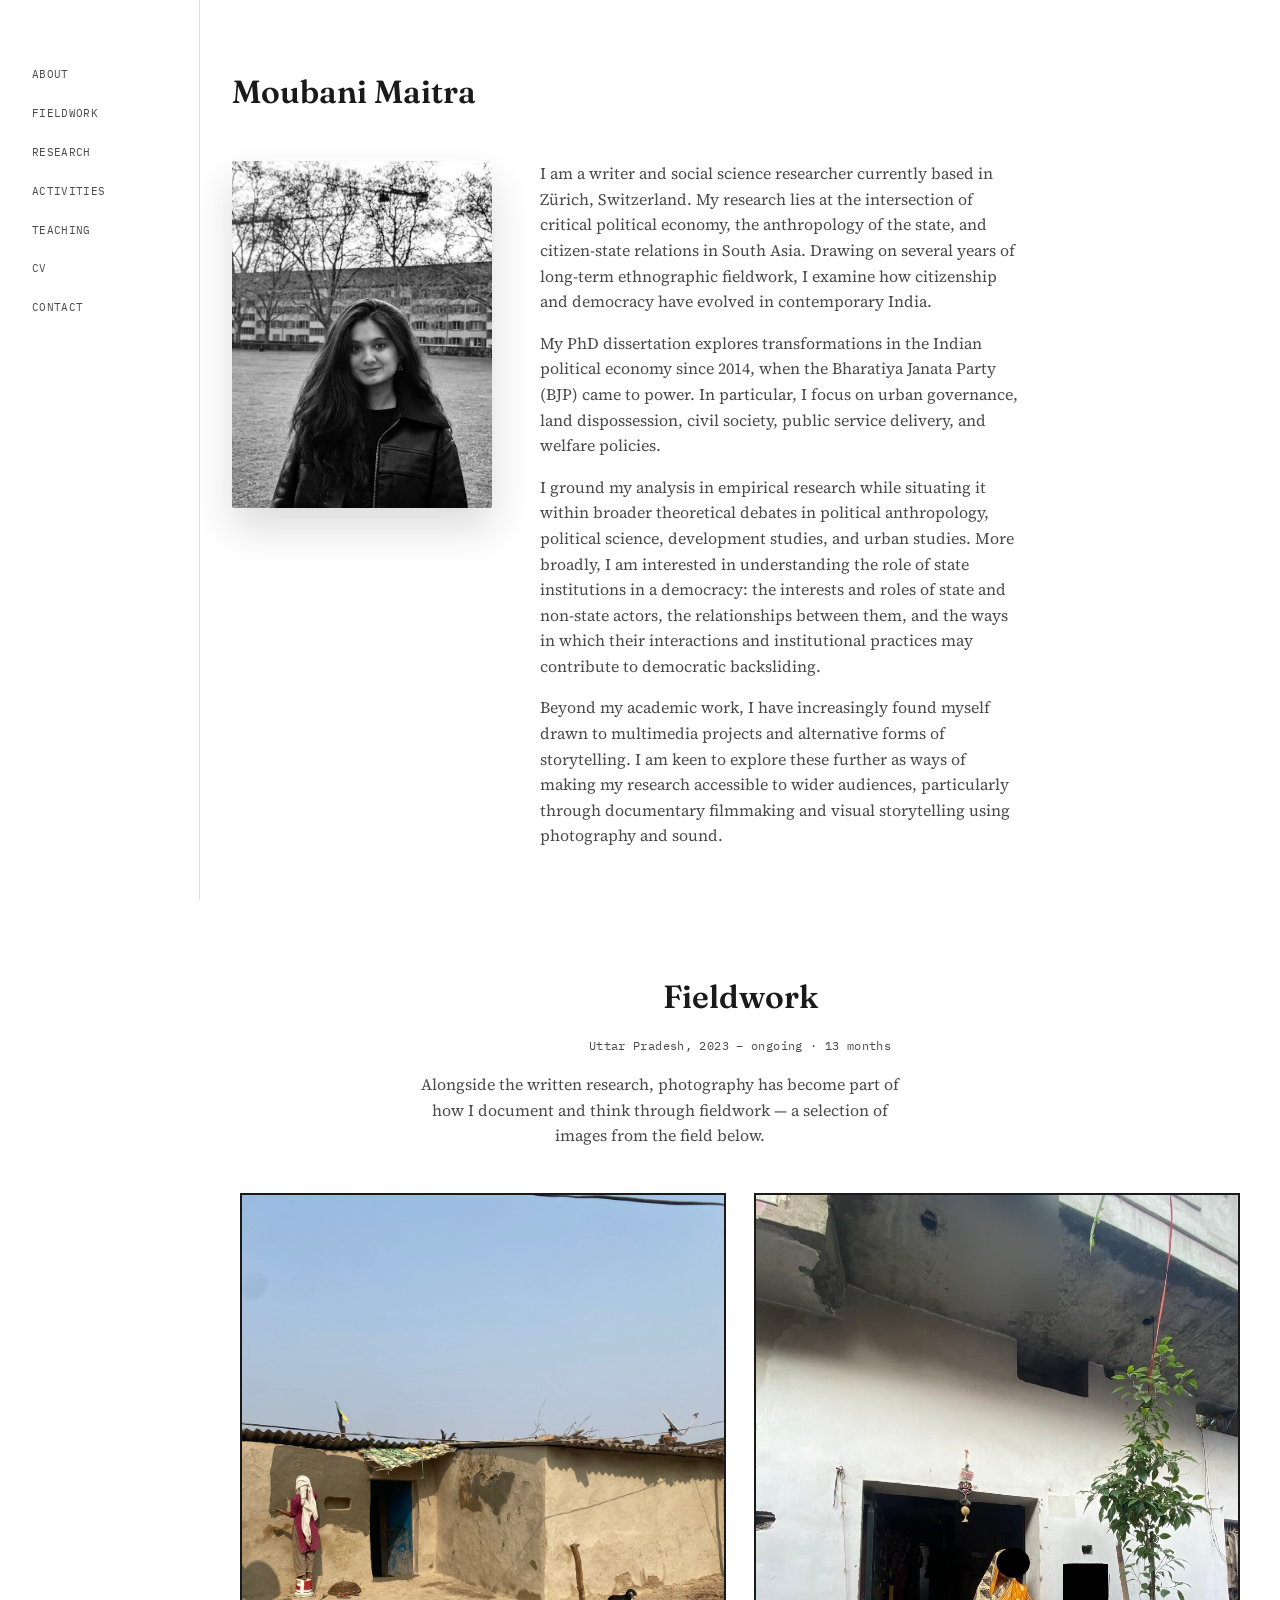
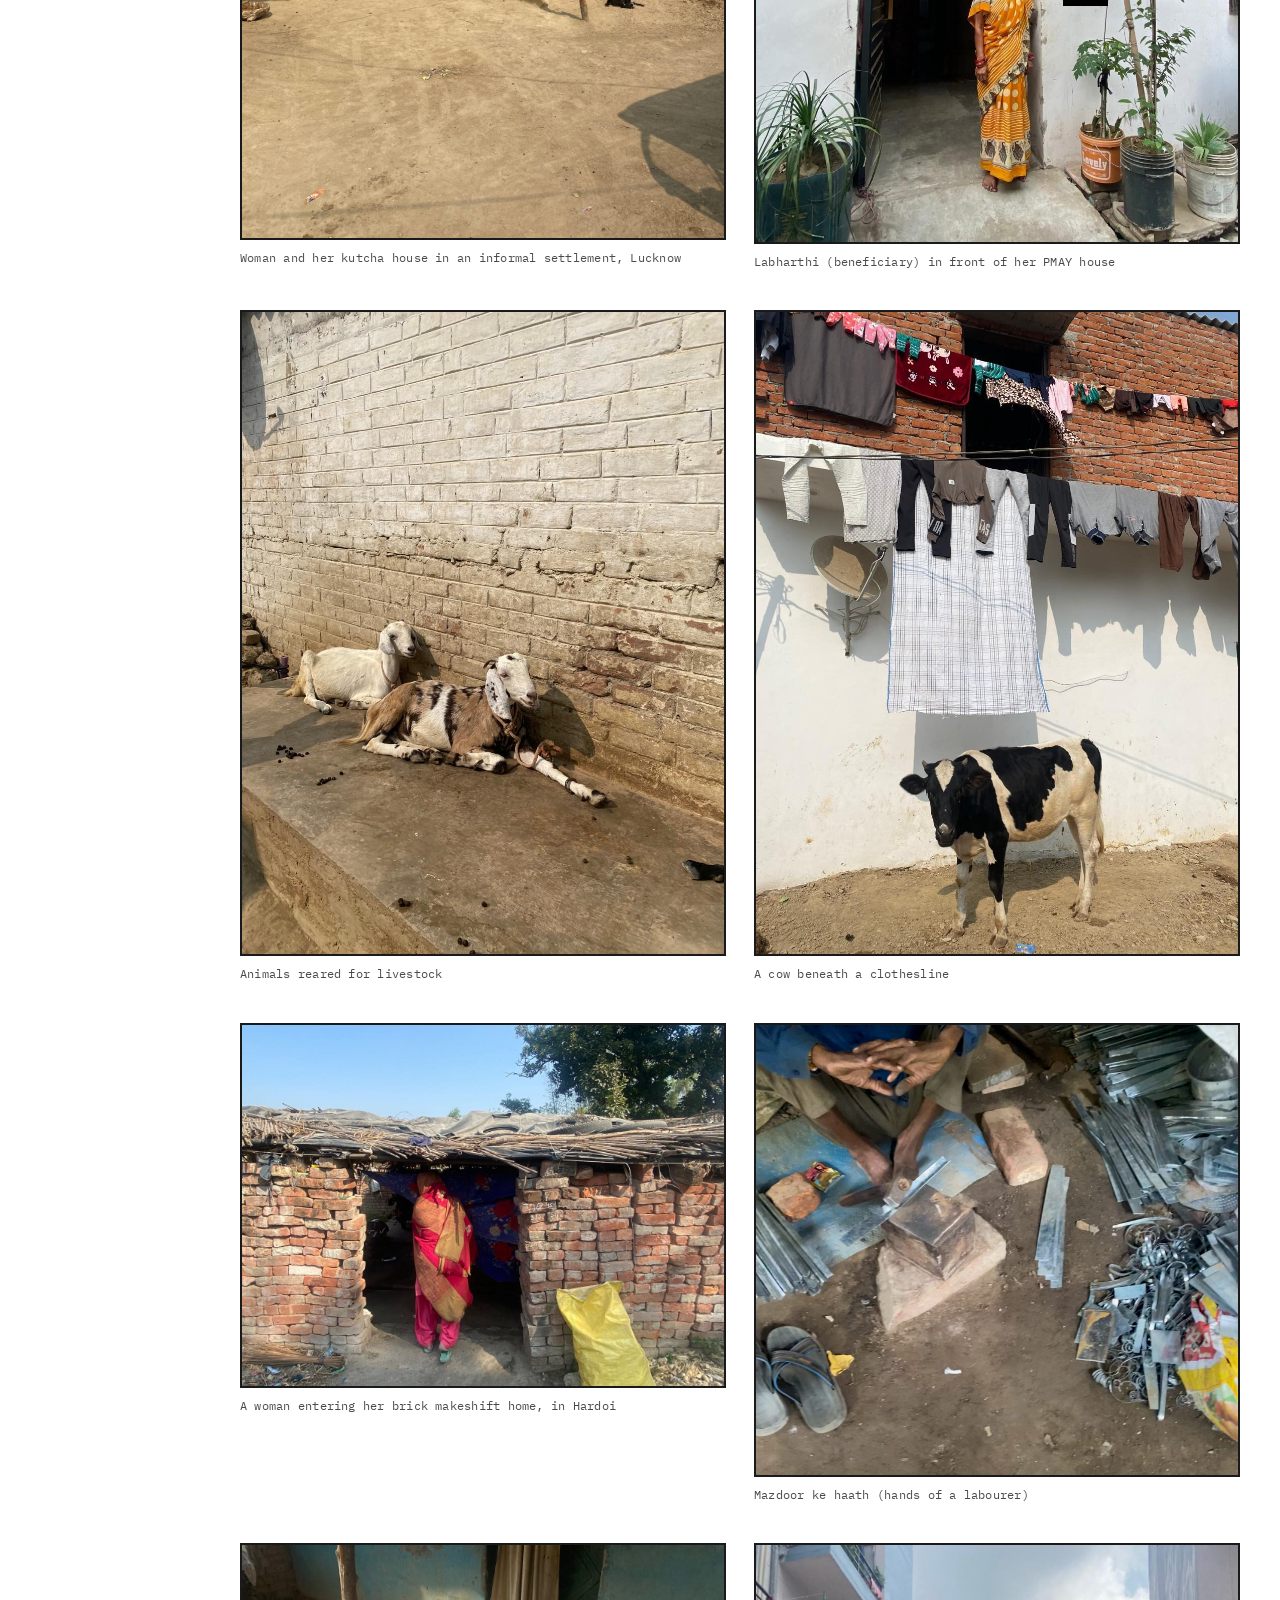
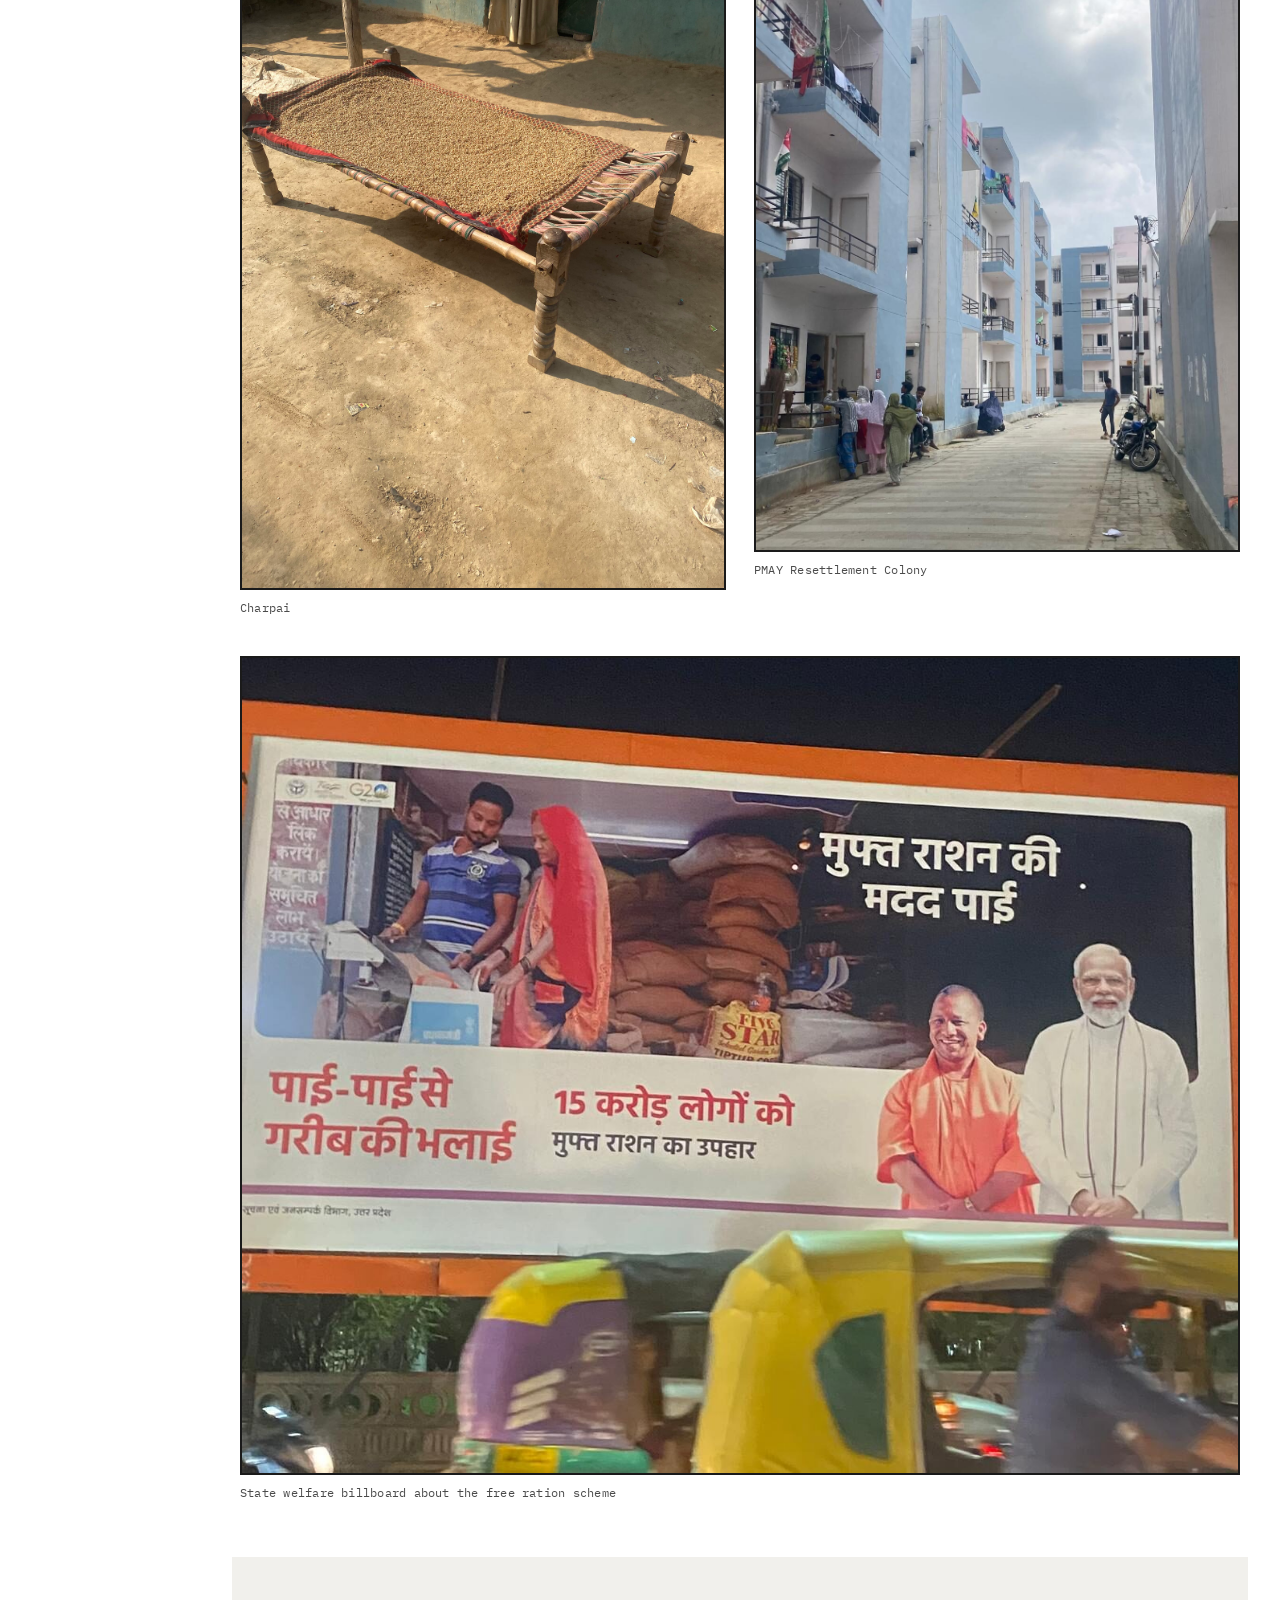
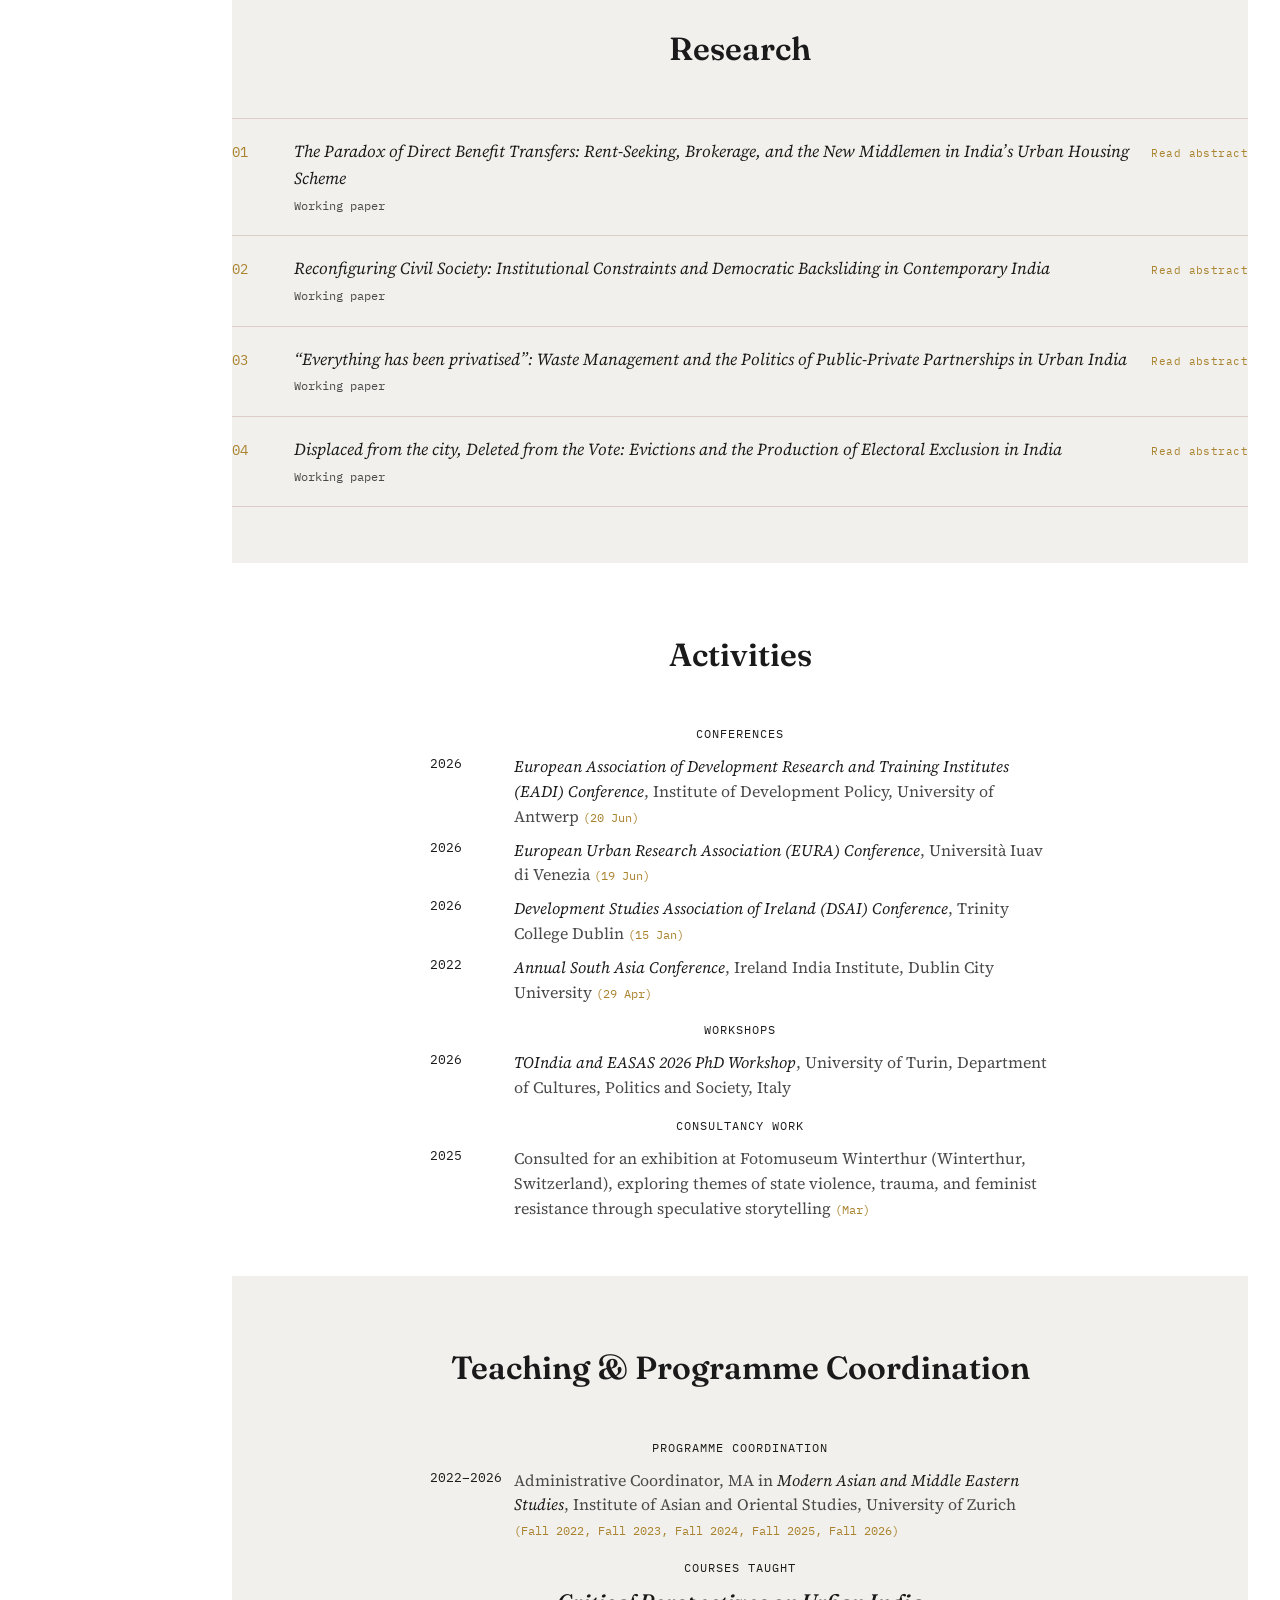
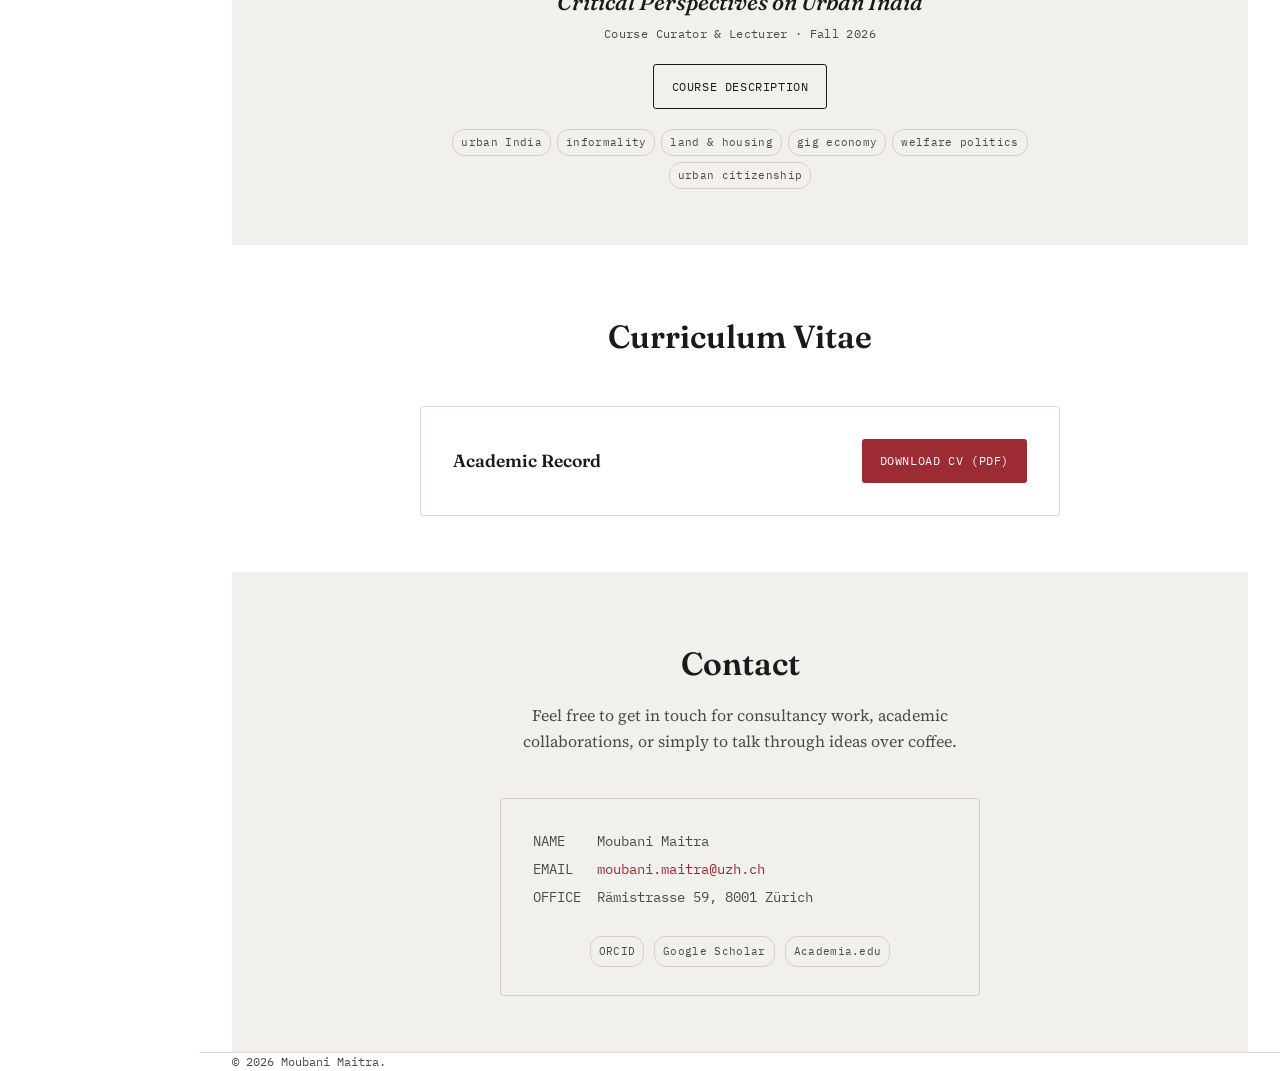
<file: index.html>
<!DOCTYPE html>
<html lang="en">
<head>
<meta charset="UTF-8">
<meta name="viewport" content="width=device-width, initial-scale=1.0">
<title>Moubani Maitra — Political Anthropology &amp; Political Economy</title>
<link rel="preconnect" href="https://fonts.googleapis.com">
<link rel="preconnect" href="https://fonts.gstatic.com" crossorigin>
<link href="https://fonts.googleapis.com/css2?family=Fraunces:ital,opsz,wght@0,9..144,400;0,9..144,500;0,9..144,600;0,9..144,900;1,9..144,400;1,9..144,500&family=Source+Serif+4:ital,wght@0,400;0,500;0,600;0,700;1,400;1,600&family=IBM+Plex+Mono:wght@400;500;600&display=swap" rel="stylesheet">
<style>
  :root{
    --paper: #FFFFFF;
    --paper-deep: #F1F0EC;
    --paper-line: rgba(122,46,34,0.18);
    --ink: #1A1A1A;
    --ink-soft: #4A4A4A;
    --stamp: #9C2B34;
    --stamp-soft: rgba(156,43,52,0.12);
    --ledger: #241512;
    --ledger-soft: #341F1A;
    --verdigris: #52796F;
    --brass: #A9832E;
    --radius: 3px;
    --maxw: 1120px;
  }

  *{box-sizing:border-box;}
  html{scroll-behavior:smooth;}
  body{
    margin:0;
    background:var(--paper);
    color:var(--ink);
    font-family:'Source Serif 4', Georgia, serif;
    line-height:1.6;
    -webkit-font-smoothing:antialiased;
    position:relative;
    overflow-x:hidden;
    padding-left:200px;
  }

  .eyebrow{
    font-family:'IBM Plex Mono', monospace;
    font-size:0.72rem;
    letter-spacing:0.16em;
    text-transform:uppercase;
    color:var(--stamp);
    display:flex;
    align-items:center;
    gap:0.6em;
  }
  .eyebrow::before{
    content:"";
    width:18px;
    height:1px;
    background:var(--stamp);
    display:inline-block;
  }

  h1,h2,h3{
    font-family:'Fraunces', Georgia, serif;
    font-weight:600;
    color:var(--ink);
    margin:0;
  }

  a{color:inherit;}

  .wrap{max-width:var(--maxw); margin:0 auto; padding:0 32px;}

  /* ---------- HEADER ---------- */
  .site-header{
    position:fixed; top:0; left:0; bottom:0; width:200px; z-index:50;
    background:rgba(255,255,255,0.92);
    backdrop-filter:blur(6px);
    border-right:1px solid var(--paper-line);
    border-bottom:none;
    overflow-y:auto;
  }
  .header-row{
    height:100%;
    padding:32px 20px;
    display:flex; flex-direction:column; align-items:flex-start; justify-content:flex-start;
    gap:24px;
  }
  .mark{
    font-family:'IBM Plex Mono', monospace;
    font-weight:600; font-size:0.85rem;
    letter-spacing:0.04em;
    border:1px solid var(--ink);
    padding:5px 9px;
    border-radius:var(--radius);
    text-decoration:none;
  }
  .tabs{display:flex; flex-direction:column; flex-wrap:nowrap; gap:2px; list-style:none; margin:0; padding:0; width:100%;}
  .tabs a{
    display:block;
    font-family:'IBM Plex Mono', monospace;
    font-size:0.66rem;
    letter-spacing:0.03em;
    text-transform:uppercase;
    text-decoration:none;
    color:var(--ink-soft);
    padding:9px 10px;
    white-space:nowrap;
    border:1px solid transparent;
    border-left:2px solid transparent;
    border-radius:0;
    transition:color .2s ease, border-color .2s ease, background .2s ease;
  }
  .tabs a:hover{ color:var(--stamp); background:var(--paper-deep); border-left-color:var(--paper-line); }
  .tabs a.active{ color:var(--stamp); border-left-color:var(--stamp); }
  .nav-toggle{ display:none; background:none; border:1px solid var(--ink); border-radius:var(--radius); padding:8px 10px; font-family:'IBM Plex Mono',monospace; }

  .btn{
    font-family:'IBM Plex Mono', monospace;
    font-size:0.76rem;
    letter-spacing:0.05em;
    text-transform:uppercase;
    text-decoration:none;
    padding:12px 18px;
    border-radius:var(--radius);
    display:inline-block;
    transition:transform .15s ease, box-shadow .15s ease;
  }
  .btn-primary{ background:var(--stamp); color:var(--paper); }
  .btn-primary:hover{ transform:translateY(-2px); box-shadow:0 6px 14px rgba(156,43,52,0.28); }
  .btn-ghost{ border:1px solid var(--ink); color:var(--ink); background:none; }
  .btn-ghost:hover{ transform:translateY(-2px); background:var(--ink); color:var(--paper); }

  /* ---------- SECTION SHELL ---------- */
  section{ padding:56px 0; }
  .about-section{ padding-top:56px; }
  .section-alt{ background:var(--paper-deep); }
  .section-head{ margin-bottom:44px; max-width:640px; margin:0 auto 44px; text-align:center; }
  .section-head h2{ font-size:2rem; margin-top:10px; }

  .reveal{ opacity:0; transform:translateY(16px); transition:opacity .6s ease, transform .6s ease; }
  .reveal.in{ opacity:1; transform:translateY(0); }

  /* ---------- ABOUT ---------- */
  .about-photo-grid{ display:grid; grid-template-columns:260px 1fr; gap:48px; align-items:start; }
  .about-photo{
    width:100%;
    aspect-ratio:3/4;
    object-fit:cover;
    border-radius:2px;
    filter:grayscale(100%);
    box-shadow:0 20px 40px rgba(122,46,34,0.18);
  }
  .about-name{
    margin-top:14px;
    font-family:'Fraunces', Georgia, serif;
    font-style:italic;
    font-weight:500;
    font-size:1.1rem;
    color:var(--ink);
  }
  .about-grid{ display:grid; grid-template-columns:1.4fr 1fr; gap:56px; align-items:start; }
  .about-grid p{ margin:0 0 16px; color:var(--ink-soft); }
  .facts{ list-style:none; margin:0; padding:0; border-top:1px solid var(--paper-line); }
  .facts li{
    display:flex; justify-content:space-between; gap:16px;
    padding:12px 0; border-bottom:1px solid var(--paper-line);
    font-family:'IBM Plex Mono', monospace; font-size:0.78rem;
  }
  .facts li span:first-child{ color:var(--ink-soft); text-transform:uppercase; letter-spacing:0.04em; }
  .facts li span:last-child{ text-align:right; color:var(--ink); }

  .file-no{
    font-family:'IBM Plex Mono', monospace;
    font-size:0.7rem;
    color:var(--brass);
    letter-spacing:0.05em;
  }
  .tags{ display:flex; flex-wrap:wrap; gap:6px; }
  .tag{
    font-family:'IBM Plex Mono', monospace;
    font-size:0.66rem;
    letter-spacing:0.03em;
    padding:4px 8px;
    border:1px solid var(--paper-line);
    border-radius:12px;
    color:var(--ink-soft);
  }

  /* ---------- PHD PROJECT ---------- */

  /* ---------- FIELDWORK ---------- */
  .fieldwork{ background:var(--paper); color:var(--ink); }
  .fieldwork h2{ color:var(--ink); }
  .fieldwork-intro{
    max-width:60ch;
    color:var(--ink-soft);
    margin:16px 0 0;
  }

  /* ---------- FIELDWORK — PHOTOGRAPHY PORTFOLIO ---------- */
  .photo-portfolio{
    max-width:1000px;
    margin:0 auto;
    display:grid;
    grid-template-columns:repeat(2, 1fr);
    gap:40px 28px;
    align-items:start;
  }
  .photo-portfolio figure{
    margin:0;
  }
  .photo-portfolio figure:last-child{
    grid-column:1 / -1;
  }
  .photo-portfolio img{
    display:block;
    width:100%;
    height:auto;
    border:2px solid var(--ink);
    box-sizing:border-box;
  }
  .photo-portfolio figcaption{
    margin-top:10px;
    font-family:'IBM Plex Mono', monospace;
    font-size:0.72rem;
    letter-spacing:0.02em;
    line-height:1.4;
    color:var(--ink-soft);
  }

  /* ---------- PUBLICATIONS / WORK IN PROGRESS ---------- */
  .ledger{ list-style:none; margin:0; padding:0; border-top:1px solid var(--paper-line); }
  .pub{
    display:grid; grid-template-columns:44px 1fr; gap:18px; align-items:baseline;
    padding:20px 0; border-bottom:1px solid var(--paper-line);
    position:relative;
  }
  .pub-num{ font-family:'IBM Plex Mono', monospace; color:var(--brass); font-size:0.85rem; }
  .pub-title{ font-style:italic; font-size:1.05rem; }
  .pub-meta{ display:block; font-family:'IBM Plex Mono', monospace; font-size:0.72rem; color:var(--ink-soft); margin-top:4px; font-style:normal; }
  .stamp-badge{
    position:absolute; right:0; top:14px;
    font-family:'IBM Plex Mono', monospace;
    font-size:0.6rem; letter-spacing:0.08em;
    color:var(--stamp); border:1px solid var(--stamp);
    padding:3px 7px; border-radius:2px;
    transform:rotate(-8deg) scale(0.9);
    opacity:0; transition:opacity .2s ease, transform .2s ease;
    background:var(--stamp-soft);
  }
  .pub:hover .stamp-badge{ opacity:1; transform:rotate(-8deg) scale(1); }

  .pub-details summary{
    list-style:none;
    cursor:pointer;
    display:flex;
    align-items:baseline;
    gap:8px;
  }
  .pub-details summary::-webkit-details-marker{ display:none; }
  .pub-hint{
    font-family:'IBM Plex Mono', monospace;
    font-size:0.68rem;
    letter-spacing:0.04em;
    color:var(--brass);
    margin-left:auto;
    white-space:nowrap;
    padding-left:12px;
  }
  .pub-hint-open{ display:none; }
  .pub-details[open] .pub-hint-open{ display:inline; }
  .pub-details[open] .pub-hint-closed{ display:none; }
  .pub-desc{
    margin:12px 0 0;
    font-style:normal;
    font-size:0.92rem;
    line-height:1.6;
    color:var(--ink-soft);
    max-width:66ch;
    text-align:justify;
    hyphens:auto;
  }

  /* ---------- TEACHING ---------- */
  .course-card{
    max-width:640px;
    margin:0 auto;
  }
  .course-card h3{ font-size:1.4rem; line-height:1.32; margin:0 0 8px; font-style:italic; font-weight:500; text-align:center; }
  .course-card .course-meta{ font-family:'IBM Plex Mono', monospace; font-size:0.72rem; letter-spacing:0.03em; color:var(--ink-soft); margin:0 0 20px; text-align:center; }
  .course-card p:not(.course-meta){ color:var(--ink-soft); margin:0 0 16px; }
  .course-card .tags{ margin-top:6px; justify-content:center; }
  .course-details{ text-align:center; margin:0 0 20px; }
  .course-desc-btn{
    display:inline-block;
    list-style:none;
    cursor:pointer;
  }
  .course-desc-btn::-webkit-details-marker{ display:none; }
  .course-details p{ text-align:left; margin-top:18px !important; }

  /* ---------- SUB-BLOCKS (Activities, Coordination) ---------- */
  .subblock{ margin-bottom:16px; }
  .subblock:last-child{ margin-bottom:0; }
  .subhead{
    font-family:'IBM Plex Mono', monospace;
    font-size:0.78rem;
    letter-spacing:0.08em;
    text-transform:uppercase;
    color:var(--ink);
    margin-bottom:10px;
    text-align:center;
  }
  .cv-list{ margin:0 auto; padding:0; max-width:620px; display:flex; flex-direction:column; gap:9px; }
  .cv-entry{
    display:grid;
    grid-template-columns:74px 1fr;
    gap:10px;
    align-items:start;
    margin:0;
    font-size:1rem;
    line-height:1.55;
    color:var(--ink-soft);
    text-align:left;
  }
  .cv-year{ display:block; font-family:'IBM Plex Mono', monospace; font-size:0.82rem; color:var(--ink); }
  .cv-entry em{ font-style:italic; color:var(--ink); }
  .cv-desc{ display:block; }
  .cv-date{ font-family:'IBM Plex Mono', monospace; font-size:0.72rem; color:var(--brass); }

  /* ---------- CV ---------- */
  .cv-box{
    display:flex; align-items:center; justify-content:space-between; gap:24px; flex-wrap:wrap;
    background:var(--paper); border:1px solid var(--paper-line); border-radius:var(--radius);
    padding:32px;
    max-width:640px;
    margin:0 auto;
  }
  .cv-box p{ margin:6px 0 0; color:var(--ink-soft); max-width:50ch; }

  /* ---------- CONTACT ---------- */
  .contact-block{
    font-family:'IBM Plex Mono', monospace;
    font-size:0.88rem;
    line-height:2;
    color:var(--ink-soft);
    border:1px solid var(--paper-line);
    border-radius:var(--radius);
    padding:28px 32px;
    max-width:480px;
    margin:0 auto;
  }
  .contact-block a{ color:var(--stamp); text-decoration:none; border-bottom:1px solid transparent; }
  .contact-block a:hover{ border-color:var(--stamp); }
  .contact-links{ margin-top:24px; display:flex; gap:10px; flex-wrap:wrap; justify-content:center; }

  footer{
    padding:32px 0 48px;
    font-family:'IBM Plex Mono', monospace;
    font-size:0.72rem;
    color:var(--ink-soft);
    display:flex; justify-content:space-between; flex-wrap:wrap; gap:8px;
    border-top:1px solid var(--paper-line);
  }

  @media (max-width: 860px){
    body{ padding-left:0; }
    .site-header{
      position:fixed; top:0; left:0; right:0; bottom:auto; width:auto; height:64px;
      border-right:none;
      border-bottom:1px solid var(--paper-line);
    }
    .header-row{
      max-width:var(--maxw); margin:0 auto; padding:0 32px;
      flex-direction:row; align-items:center; justify-content:space-between;
      height:64px; gap:0;
    }
    .about-section{ padding-top:120px; }
    .about-grid{ grid-template-columns:1fr; }
    .about-photo-grid{ grid-template-columns:1fr; }
    .about-photo{ max-width:220px; }
    .photo-portfolio{ gap:28px 18px; }
    .tabs{ display:none; }
    .nav-toggle{ display:inline-flex; }
    .tabs.open{
      display:flex; flex-direction:column; position:absolute; top:64px; right:32px;
      background:var(--paper); border:1px solid var(--paper-line); border-radius:var(--radius);
      padding:6px; max-height:80vh; overflow-y:auto;
    }
    .pub{ grid-template-columns:32px 1fr; }
  }

  @media (max-width: 520px){
    .photo-portfolio{ grid-template-columns:1fr; }
  }

  @media (prefers-reduced-motion: reduce){
    .reveal{ opacity:1; transform:none; transition:none; }
  }
</style>
</head>
<body>

<header class="site-header">
  <div class="header-row">
    <div></div>
    <nav>
      <ul class="tabs" id="tabs">
        <li><a href="#about">About</a></li>
        <li><a href="#fieldwork">Fieldwork</a></li>
        <li><a href="#research">Research</a></li>
        <li><a href="#activities">Activities</a></li>
        <li><a href="#teaching">Teaching</a></li>
        <li><a href="#cv">CV</a></li>
        <li><a href="#contact">Contact</a></li>
      </ul>
    </nav>
    <button class="nav-toggle" id="navToggle" aria-label="Toggle navigation">≡</button>
  </div>
</header>

<main class="wrap">

  <!-- ABOUT -->
  <section id="about" class="reveal about-section">
    <div class="section-head" style="margin:0 0 44px; text-align:left;">
      <h2>Moubani Maitra</h2>
    </div>
    <div class="about-photo-grid">
      <div class="about-photo-col">
        <img src="photos/profile.jpg" alt="Moubani Maitra" class="about-photo">
      </div>
      <div style="max-width:60ch;">
        <p style="color:var(--ink-soft); margin:0 0 16px;">I am a writer and social science researcher currently based in Zürich, Switzerland. My research lies at the intersection of critical political economy, the anthropology of the state, and citizen-state relations in South Asia. Drawing on several years of long-term ethnographic fieldwork, I examine how citizenship and democracy have evolved in contemporary India.</p>
        <p style="color:var(--ink-soft); margin:0 0 16px;">My PhD dissertation explores transformations in the Indian political economy since 2014, when the Bharatiya Janata Party (BJP) came to power. In particular, I focus on urban governance, land dispossession, civil society, public service delivery, and welfare policies.</p>
        <p style="color:var(--ink-soft); margin:0 0 16px;">I ground my analysis in empirical research while situating it within broader theoretical debates in political anthropology, political science, development studies, and urban studies. More broadly, I am interested in understanding the role of state institutions in a democracy: the interests and roles of state and non-state actors, the relationships between them, and the ways in which their interactions and institutional practices may contribute to democratic backsliding.</p>
        <p style="color:var(--ink-soft); margin:0;">Beyond my academic work, I have increasingly found myself drawn to multimedia projects and alternative forms of storytelling. I am keen to explore these further as ways of making my research accessible to wider audiences, particularly through documentary filmmaking and visual storytelling using photography and sound.</p>
      </div>
    </div>
  </section>

  <!-- FIELDWORK -->
  <section id="fieldwork" class="fieldwork">
    <div class="section-head">
      <h2>Fieldwork</h2>
      <p style="font-family:'IBM Plex Mono', monospace; font-size:0.78rem; letter-spacing:0.03em; color:var(--ink-soft); margin-top:14px;">Uttar Pradesh, 2023 – ongoing · 13 months</p>
      <p class="fieldwork-intro">Alongside the written research, photography has become part of how I document and think through fieldwork — a selection of images from the field below.</p>
    </div>
    <div class="photo-portfolio">
      <figure>
        <img src="photos/photo1.jpg" alt="Woman plastering the wall of a mud home, village Uttar Pradesh">
        <figcaption>Woman and her kutcha house in an informal settlement, Lucknow</figcaption>
      </figure>
      <figure>
        <img src="photos/photo12.jpg" alt="Beneficiary standing in front of her PMAY house, face blurred for privacy">
        <figcaption>Labharthi (beneficiary) in front of her PMAY house</figcaption>
      </figure>
      <figure>
        <img src="photos/photo2.jpg" alt="Two goats resting against a brick wall">
        <figcaption>Animals reared for livestock</figcaption>
      </figure>
      <figure>
        <img src="photos/photo3.jpg" alt="A cow standing beneath a clothesline of drying laundry">
        <figcaption>A cow beneath a clothesline</figcaption>
      </figure>
      <figure>
        <img src="photos/photo5.jpg" alt="Woman entering a brick and tarp dwelling">
        <figcaption>A woman entering her brick makeshift home, in Hardoi</figcaption>
      </figure>
      <figure>
        <img src="photos/photo8.jpg" alt="Close-up of hands doing informal metalwork and repair">
        <figcaption>Mazdoor ke haath (hands of a labourer)</figcaption>
      </figure>
      <figure>
        <img src="photos/photo10.jpg" alt="Fieldwork photograph, Uttar Pradesh">
        <figcaption>Charpai</figcaption>
      </figure>
      <figure>
        <img src="photos/photo11.jpg" alt="PMAY resettlement colony housing blocks">
        <figcaption>PMAY Resettlement Colony</figcaption>
      </figure>
      <figure>
        <img src="photos/photo13.jpg" alt="Billboard advertising the state's free ration scheme, featuring the Uttar Pradesh Chief Minister and Prime Minister">
        <figcaption>State welfare billboard about the free ration scheme</figcaption>
      </figure>
    </div>
  </section>

  <!-- WORK IN PROGRESS -->
  <section id="research" class="section-alt reveal">
    <div class="section-head">
      <h2>Research</h2>
    </div>
    <ul class="ledger">
      <li class="pub">
        <span class="pub-num">01</span>
        <span>
          <details class="pub-details">
            <summary>
              <span>
                <span class="pub-title">The Paradox of Direct Benefit Transfers: Rent-Seeking, Brokerage, and the New Middlemen in India’s Urban Housing Scheme</span>
                <span class="pub-meta">Working paper</span>
              </span>
              <span class="pub-hint">
                <span class="pub-hint-closed">Read abstract</span>
                <span class="pub-hint-open">Hide abstract</span>
              </span>
            </summary>
            <p class="pub-desc">Following the BJP’s electoral victories in 2014, 2019, and 2024, its success has often been attributed to the implementation of welfare schemes. Central to these schemes is digitalisation and the promise of unmediated delivery through Direct Benefit Transfers (DBTs), a defining feature of what scholars term the BJP’s “New Welfarism.” This model combines the provision of goods such as housing, toilets, and gas connections through centrally sponsored schemes with digital technologies that facilitate direct transfers to beneficiaries’ bank accounts. The figure of the labharthi (beneficiary) has become central to welfare politics, reinforcing narratives that credit Prime Minister Narendra Modi for welfare delivery. This paper examines the Pradhan Mantri Awas Yojana (Urban) [PMAY(U)], a flagship housing scheme employing geo-tagging and staged cash transfers, to explore how applicants access welfare and become beneficiaries through interactions with state and non-state actors. Grounded in long-term ethnographic fieldwork in Uttar Pradesh, a key site of BJP governance, it examines a market-oriented model in which beneficiaries must mobilise resources and connections to complete house construction.</p>
            <p class="pub-desc">Despite digitalisation and DBTs, brokerage continues to shape access, particularly for landless applicants, with local brokers and elected representatives mediating approvals. DBTs have also produced new intermediaries who extract rents, challenging claims of eliminating middlemen. Rather than expanding state capacity, digital welfare incorporates unelected private actors into delivery, diffusing accountability and creating new avenues for rent-seeking. These dynamics make access to formal entitlements contingent on political connections or payments, undermining democratic citizenship.</p>
          </details>
        </span>
        <span class="stamp-badge">Draft</span>
      </li>
      <li class="pub">
        <span class="pub-num">02</span>
        <span>
          <details class="pub-details">
            <summary>
              <span>
                <span class="pub-title">Reconfiguring Civil Society: Institutional Constraints and Democratic Backsliding in Contemporary India</span>
                <span class="pub-meta">Working paper</span>
              </span>
              <span class="pub-hint">
                <span class="pub-hint-closed">Read abstract</span>
                <span class="pub-hint-open">Hide abstract</span>
              </span>
            </summary>
            <p class="pub-desc">Civil society constitutes an essential pillar of democracy, performing a critical oversight function by holding state power accountable and enabling democratic participation. It encompasses a diverse range of actors and forms of engagement, including social movements, activism, trade unions, and non-governmental organisations (NGOs). However, existing scholarship also highlights that civil society is not inherently democratic and may, at times, advance non-democratic ideals and agendas. Drawing on ethnographic fieldwork, this paper identifies three interconnected arenas of civil society engagement: NGO-led movements, Right to Information (RTI) activism, and collective action, and examines how the institutional space within which civil society operates and performs its democratic oversight function has been significantly reconfigured in contemporary India.</p>
            <p class="pub-desc">It identifies three key mechanisms underpinning this transformation: the introduction and arbitrary application of ambiguous funding regulations governing NGOs; changes in the institutional and procedural frameworks of RTI, alongside increased surveillance and intimidation of RTI activists; and the deployment of state coercive apparatuses, particularly the police, to constrain protests and collective mobilisation. The paper argues that these developments collectively signal a shrinking institutional and political space for civil society, undermining opportunities for democratic participation and accountability. It situates these transformations within the broader trajectory of democratic backsliding in contemporary India.</p>
          </details>
        </span>
        <span class="stamp-badge">Draft</span>
      </li>
      <li class="pub">
        <span class="pub-num">03</span>
        <span>
          <details class="pub-details">
            <summary>
              <span>
                <span class="pub-title">“Everything has been privatised”: Waste Management and the Politics of Public-Private Partnerships in Urban India</span>
                <span class="pub-meta">Working paper</span>
              </span>
              <span class="pub-hint">
                <span class="pub-hint-closed">Read abstract</span>
                <span class="pub-hint-open">Hide abstract</span>
              </span>
            </summary>
            <p class="pub-desc">This paper examines the political economy of public-private partnership (PPP) restructuring at the municipal level through the case of the Solid Waste Management (SWM) component of the Swachh Bharat Mission, launched by the BJP government. It explores how the increasing reliance on PPPs in public service delivery, particularly in waste management and sanitation, has reshaped capital-labour-state relations. The Swachh Bharat Mission, with its high-profile popular campaign, has further consolidated the PPP model as a dominant mode of organising public service provision. In the municipality under study, located in a tier-II city in Uttar Pradesh, the outsourcing of municipal waste management to multiple private companies through PPP arrangements has emerged as the principal mechanism for addressing the city’s waste management crisis. This model has also become the dominant mode of recruiting and employing sanitation workers (safai karamcharis), who overwhelmingly belong to marginalised caste backgrounds. Drawing on field observations, interviews, government documents, and audit reports, this paper argues that the turn towards PPPs cannot be understood simply as a consequence of inadequate state capacity. Rather, it represents a reconfiguration and relocation of state capacity towards private companies, with the state increasingly assuming the role of contract manager instead of expanding its own public-sector workforce and institutional capacity to deliver waste management services. This shift prioritises the management of relations with capital while distancing the state from its direct responsibilities towards labour. The result is a political economy in which public funds and service-delivery responsibilities are channelled through private intermediaries, while the costs of fiscal constraints and contractual failures are disproportionately borne by outsourced sanitation workers.</p>
          </details>
        </span>
        <span class="stamp-badge">Draft</span>
      </li>
      <li class="pub">
        <span class="pub-num">04</span>
        <span>
          <details class="pub-details">
            <summary>
              <span>
                <span class="pub-title">Displaced from the city, Deleted from the Vote: Evictions and the Production of Electoral Exclusion in India</span>
                <span class="pub-meta">Working paper</span>
              </span>
              <span class="pub-hint">
                <span class="pub-hint-closed">Read abstract</span>
                <span class="pub-hint-open">Hide abstract</span>
              </span>
            </summary>
            <p class="pub-desc">Evictions and home demolitions have increased significantly across India in recent years. According to the Housing and Land Rights Network (HLRN, 2024), approximately 500,000 people were forcibly evicted and nearly 100,000 homes demolished in 2023, the highest annual figure since documentation began in 2016. Uttar Pradesh has witnessed a similar trend, with successive HLRN reports indicating a steady rise in demolitions since 2017. Against this backdrop, the bulldozer has emerged as a prominent political symbol in the rhetoric and election campaigns of BJP politicians, particularly in Uttar Pradesh.</p>
            <p class="pub-desc">Drawing on the eviction of a Muslim-majority neighbourhood in Lucknow, the capital of Uttar Pradesh, this paper examines eviction across three phases: before, during, and after displacement. It argues that eviction cannot be understood merely as material and spatial displacement, or solely through the frameworks of ethno-nationalist politics and neoliberal urban restructuring. Rather, it is a broader political process involving legal legitimisation, the production of residents’ compliance, and the consolidation of new forms of exclusion. The paper examines how courts and legal institutions legitimised the eviction, how residents’ compliance was manufactured through coercion, infrastructural attrition, and intimidation, and how subsequent relocation to the urban periphery through a housing scheme produced an ostensibly welfarist outcome.</p>
            <p class="pub-desc">The paper demonstrates that despite following formal legal procedures and providing alternative housing, the eviction resulted in the political disenfranchisement of the displaced population. Alongside their spatial relocation, residents’ names were deleted from electoral rolls during the Special Intensive Revision (SIR) exercise. The case thus reveals how legal and welfare-oriented interventions can simultaneously facilitate displacement and electoral exclusion, raising critical questions about the relationship between urban dispossession, citizenship, and democracy.</p>
          </details>
        </span>
        <span class="stamp-badge">Draft</span>
      </li>
    </ul>
  </section>

  <!-- ACTIVITIES -->
  <section id="activities" class="reveal">
    <div class="section-head">
      <h2>Activities</h2>
    </div>
    <div class="subblock">
      <p class="subhead">Conferences</p>
      <div class="cv-list">
        <p class="cv-entry"><span class="cv-year">2026</span><span class="cv-desc"><em>European Association of Development Research and Training Institutes (EADI) Conference</em>, Institute of Development Policy, University of Antwerp <span class="cv-date">(20 Jun)</span></span></p>
        <p class="cv-entry"><span class="cv-year">2026</span><span class="cv-desc"><em>European Urban Research Association (EURA) Conference</em>, Università Iuav di Venezia <span class="cv-date">(19 Jun)</span></span></p>
        <p class="cv-entry"><span class="cv-year">2026</span><span class="cv-desc"><em>Development Studies Association of Ireland (DSAI) Conference</em>, Trinity College Dublin <span class="cv-date">(15 Jan)</span></span></p>
        <p class="cv-entry"><span class="cv-year">2022</span><span class="cv-desc"><em>Annual South Asia Conference</em>, Ireland India Institute, Dublin City University <span class="cv-date">(29 Apr)</span></span></p>
      </div>
    </div>
    <div class="subblock">
      <p class="subhead">Workshops</p>
      <div class="cv-list">
        <p class="cv-entry"><span class="cv-year">2026</span><span class="cv-desc"><em>TOIndia and EASAS 2026 PhD Workshop</em>, University of Turin, Department of Cultures, Politics and Society, Italy</span></p>
      </div>
    </div>
    <div class="subblock">
      <p class="subhead">Consultancy Work</p>
      <div class="cv-list">
        <p class="cv-entry"><span class="cv-year">2025</span><span class="cv-desc">Consulted for an exhibition at Fotomuseum Winterthur (Winterthur, Switzerland), exploring themes of state violence, trauma, and feminist resistance through speculative storytelling <span class="cv-date">(Mar)</span></span></p>
      </div>
    </div>
  </section>

  <!-- TEACHING -->
  <section id="teaching" class="section-alt reveal">
    <div class="section-head">
      <h2>Teaching &amp; Programme Coordination</h2>
    </div>
    <div class="subblock">
      <p class="subhead">Programme Coordination</p>
      <div class="cv-list">
        <p class="cv-entry"><span class="cv-year">2022–2026</span><span class="cv-desc">Administrative Coordinator, MA in <em>Modern Asian and Middle Eastern Studies</em>, Institute of Asian and Oriental Studies, University of Zurich <span class="cv-date">(Fall 2022, Fall 2023, Fall 2024, Fall 2025, Fall 2026)</span></span></p>
      </div>
    </div>
    <div class="subblock">
      <p class="subhead">Courses Taught</p>
      <article class="course-card">
        <h3>Critical Perspectives on Urban India</h3>
        <p class="course-meta">Course Curator &amp; Lecturer · Fall 2026</p>
        <details class="course-details">
          <summary class="btn btn-ghost course-desc-btn">Course Description</summary>
          <p>This course offers a critical, ethnographically grounded introduction to urban India, examining the social, political, and economic dynamics that produce inequality and exclusion in Indian cities. Key themes include the formal-informal divide, informal settlements, land rights and housing, precarious labour and the gig economy, welfare politics, the urban middle class, and questions of environment, gender, and citizenship. Drawing on case studies from Delhi, Mumbai, Hyderabad, and Bengaluru, the course situates these debates within specific political economy contexts while enabling comparative insight across urban India. It is suited to students in urban studies, anthropology, sociology, development studies, and social policy.</p>
        </details>
        <div class="tags">
          <span class="tag">urban India</span>
          <span class="tag">informality</span>
          <span class="tag">land &amp; housing</span>
          <span class="tag">gig economy</span>
          <span class="tag">welfare politics</span>
          <span class="tag">urban citizenship</span>
        </div>
      </article>
    </div>
  </section>

  <!-- CV -->
  <section id="cv" class="reveal">
    <div class="section-head">
      <h2>Curriculum Vitae</h2>
    </div>
    <div class="cv-box">
      <div>
        <h3 style="font-size:1.1rem;">Academic Record</h3>
      </div>
      <a class="btn btn-primary" href="#" download>Download CV (PDF)</a>
    </div>
  </section>

  <!-- CONTACT -->
  <section id="contact" class="section-alt reveal">
    <div class="section-head">
      <h2>Contact</h2>
      <p style="color:var(--ink-soft); margin:14px auto 0; max-width:56ch;">Feel free to get in touch for consultancy work, academic collaborations, or simply to talk through ideas over coffee.</p>
    </div>
    <div class="contact-block">
      <div>NAME&nbsp;&nbsp;&nbsp;&nbsp;Moubani Maitra</div>
      <div>EMAIL&nbsp;&nbsp;&nbsp;<a href="mailto:moubani.maitra@uzh.ch">moubani.maitra@uzh.ch</a></div>
      <div>OFFICE&nbsp;&nbsp;Rämistrasse 59, 8001 Zürich</div>
      <div class="contact-links">
        <span class="tag">ORCID</span>
        <span class="tag">Google Scholar</span>
        <span class="tag">Academia.edu</span>
      </div>
    </div>
  </section>

</main>

<footer class="wrap">
  <span>© 2026 Moubani Maitra.</span>
</footer>

<script>
  const toggle = document.getElementById('navToggle');
  const tabs = document.getElementById('tabs');
  toggle.addEventListener('click', () => tabs.classList.toggle('open'));
  tabs.querySelectorAll('a').forEach(a => a.addEventListener('click', () => tabs.classList.remove('open')));

  const revealEls = document.querySelectorAll('.reveal');
  if ('IntersectionObserver' in window){
    const io = new IntersectionObserver((entries) => {
      entries.forEach(entry => {
        if (entry.isIntersecting){
          entry.target.classList.add('in');
          io.unobserve(entry.target);
        }
      });
    }, { threshold: 0.12 });
    revealEls.forEach(el => io.observe(el));
  } else {
    revealEls.forEach(el => el.classList.add('in'));
  }
</script>

</body>
</html>
</file>
